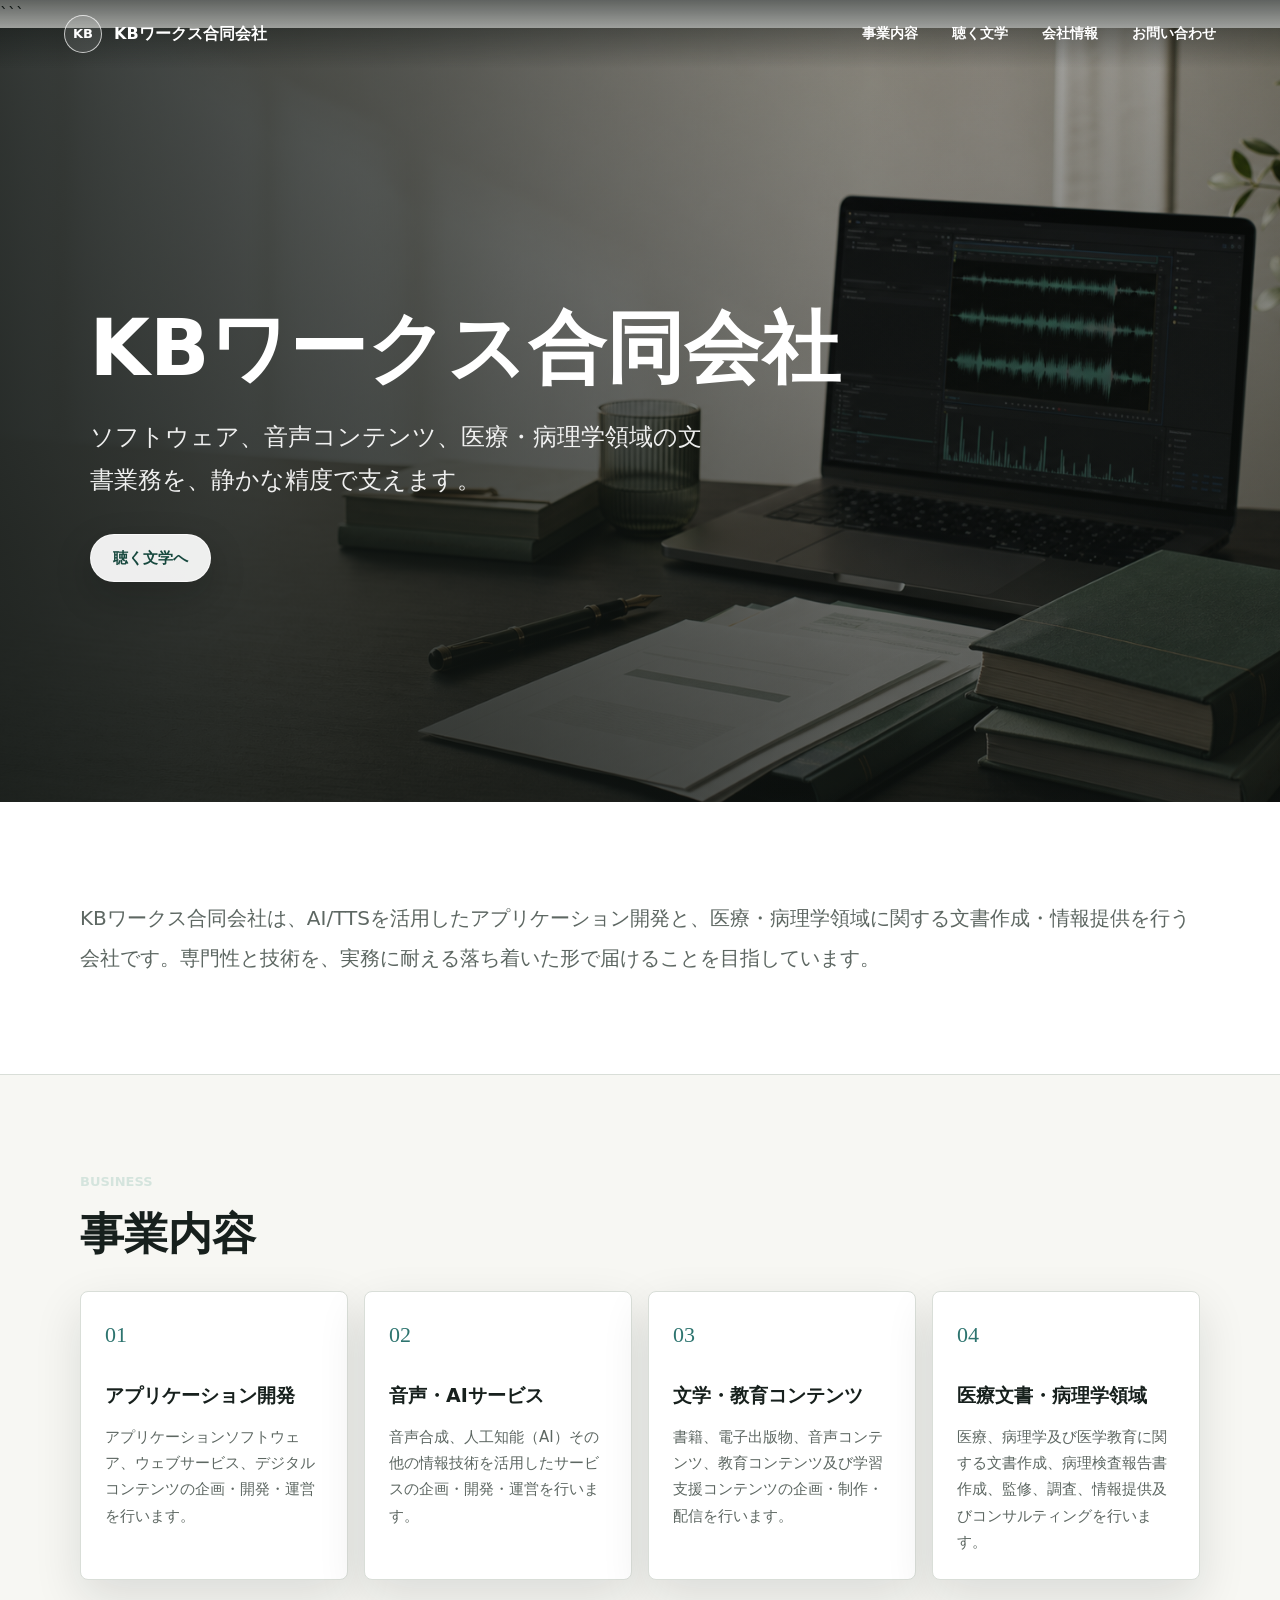
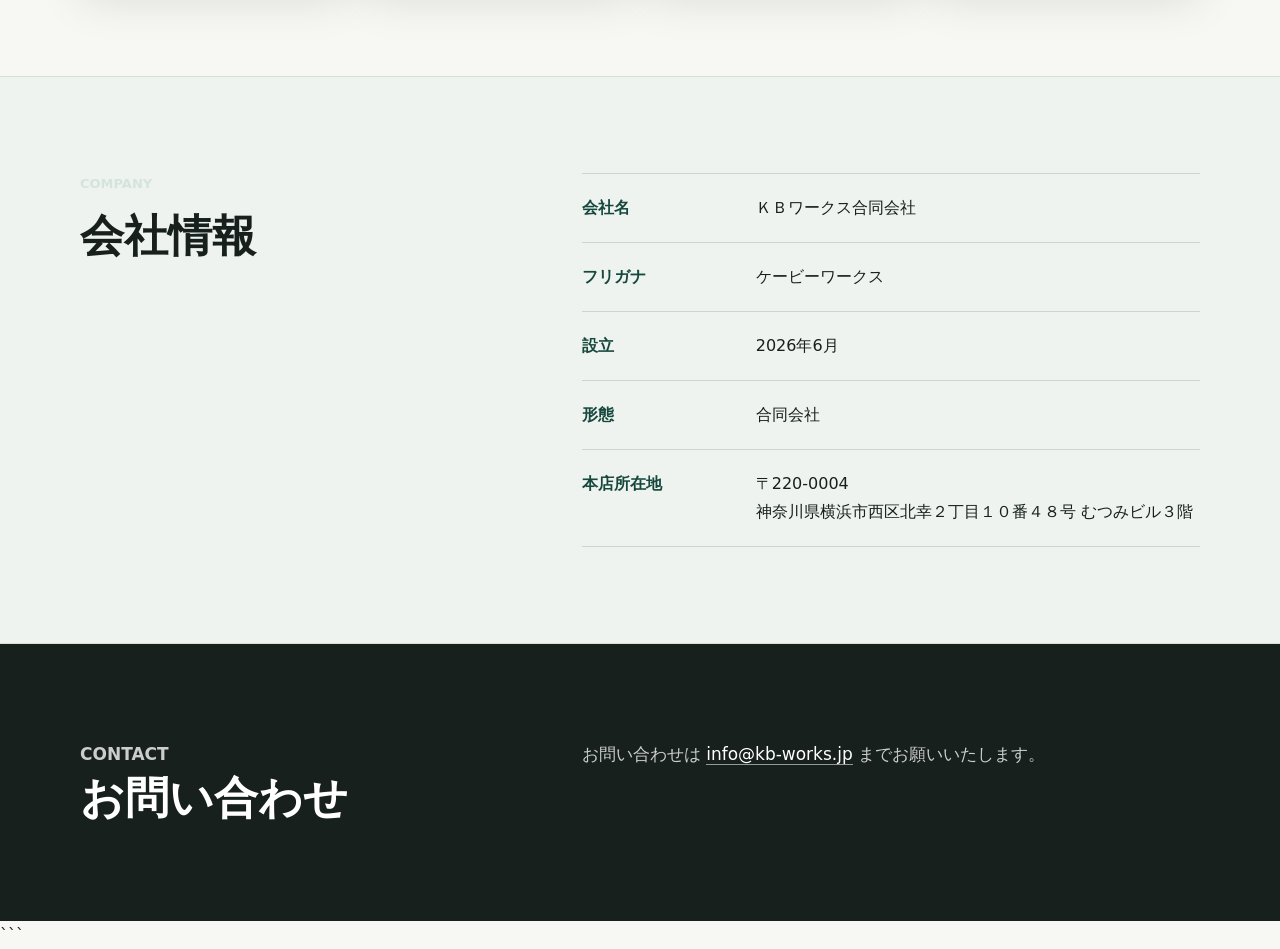
<file: index.html>
<!doctype html>

<html lang="ja">
  <head>
    <meta charset="utf-8">
    <meta name="viewport" content="width=device-width, initial-scale=1">
    <title>KBワークス合同会社</title>
    <meta
      name="description"
      content="KBワークス合同会社は、ソフトウェア開発、AI/TTSを活用した音声コンテンツ、医療・病理学領域の文書作成・情報提供を行う会社です。"
    >
    <link rel="stylesheet" href="./styles.css">
  </head>
  <body>
    <header class="site-header" aria-label="サイトヘッダー">
      <a class="brand" href="#top" aria-label="KBワークス合同会社">
        <span class="brand-mark" aria-hidden="true">KB</span>
        <span>KBワークス合同会社</span>
      </a>
      <nav class="site-nav" aria-label="主要ナビゲーション">
        <a href="#business">事業内容</a>
        <a href="https://kikubungaku.jp/" target="_blank" rel="noopener">聴く文学</a>
        <a href="#company">会社情報</a>
        <a href="#contact">お問い合わせ</a>
      </nav>
    </header>

```
<main id="top">
  <section class="hero" aria-labelledby="hero-title">
    <div class="hero-media" aria-hidden="true"></div>
    <div class="hero-overlay"></div>
    <div class="hero-content">
      <h1 id="hero-title">KBワークス<wbr>合同会社</h1>
      <p class="lead">
        ソフトウェア、音声コンテンツ、医療・病理学領域の文書業務を、静かな精度で支えます。
      </p>
      <div class="hero-actions">
        <a class="primary-link" href="https://kikubungaku.jp/" target="_blank" rel="noopener">
          聴く文学へ
        </a>
      </div>
    </div>
  </section>

  <section class="intro section-band" aria-label="概要">
    <div class="section-inner intro-copy">
      <p>
        KBワークス合同会社は、AI/TTSを活用したアプリケーション開発と、医療・病理学領域に関する文書作成・情報提供を行う会社です。専門性と技術を、実務に耐える落ち着いた形で届けることを目指しています。
      </p>
    </div>
  </section>

  <section id="business" class="section-band business" aria-labelledby="business-title">
    <div class="section-inner">
      <div class="section-heading">
        <p class="eyebrow">Business</p>
        <h2 id="business-title">事業内容</h2>
      </div>
      <div class="business-grid">
        <article class="business-item">
          <span class="item-index">01</span>
          <h3>アプリケーション開発</h3>
          <p>アプリケーションソフトウェア、ウェブサービス、デジタルコンテンツの企画・開発・運営を行います。</p>
        </article>
        <article class="business-item">
          <span class="item-index">02</span>
          <h3>音声・AIサービス</h3>
          <p>音声合成、人工知能（AI）その他の情報技術を活用したサービスの企画・開発・運営を行います。</p>
        </article>
        <article class="business-item">
          <span class="item-index">03</span>
          <h3>文学・教育コンテンツ</h3>
          <p>書籍、電子出版物、音声コンテンツ、教育コンテンツ及び学習支援コンテンツの企画・制作・配信を行います。</p>
        </article>
        <article class="business-item">
          <span class="item-index">04</span>
          <h3>医療文書・病理学領域</h3>
          <p>医療、病理学及び医学教育に関する文書作成、病理検査報告書作成、監修、調査、情報提供及びコンサルティングを行います。</p>
        </article>
      </div>
    </div>
  </section>

  <section id="company" class="section-band company" aria-labelledby="company-title">
    <div class="section-inner company-layout">
      <div class="section-heading">
        <p class="eyebrow">Company</p>
        <h2 id="company-title">会社情報</h2>
      </div>
      <dl class="company-list">
        <div>
          <dt>会社名</dt>
          <dd>ＫＢワークス合同会社</dd>
        </div>
        <div>
          <dt>フリガナ</dt>
          <dd>ケービーワークス</dd>
        </div>
        <div>
          <dt>設立</dt>
          <dd>2026年6月</dd>
        </div>
        <div>
          <dt>形態</dt>
          <dd>合同会社</dd>
        </div>
        <div>
          <dt>本店所在地</dt>
          <dd>〒220-0004<br>神奈川県横浜市西区北幸２丁目１０番４８号 むつみビル３階</dd>
        </div>
      </dl>
    </div>
  </section>

  <section id="contact" class="section-band contact" aria-labelledby="contact-title">
    <div class="section-inner contact-layout">
      <div>
        <p class="eyebrow">Contact</p>
        <h2 id="contact-title">お問い合わせ</h2>
      </div>
      <p>
        お問い合わせは <a href="mailto:info@kb-works.jp">info@kb-works.jp</a> までお願いいたします。
      </p>
    </div>
  </section>
</main>
```

  </body>
</html>
</file>
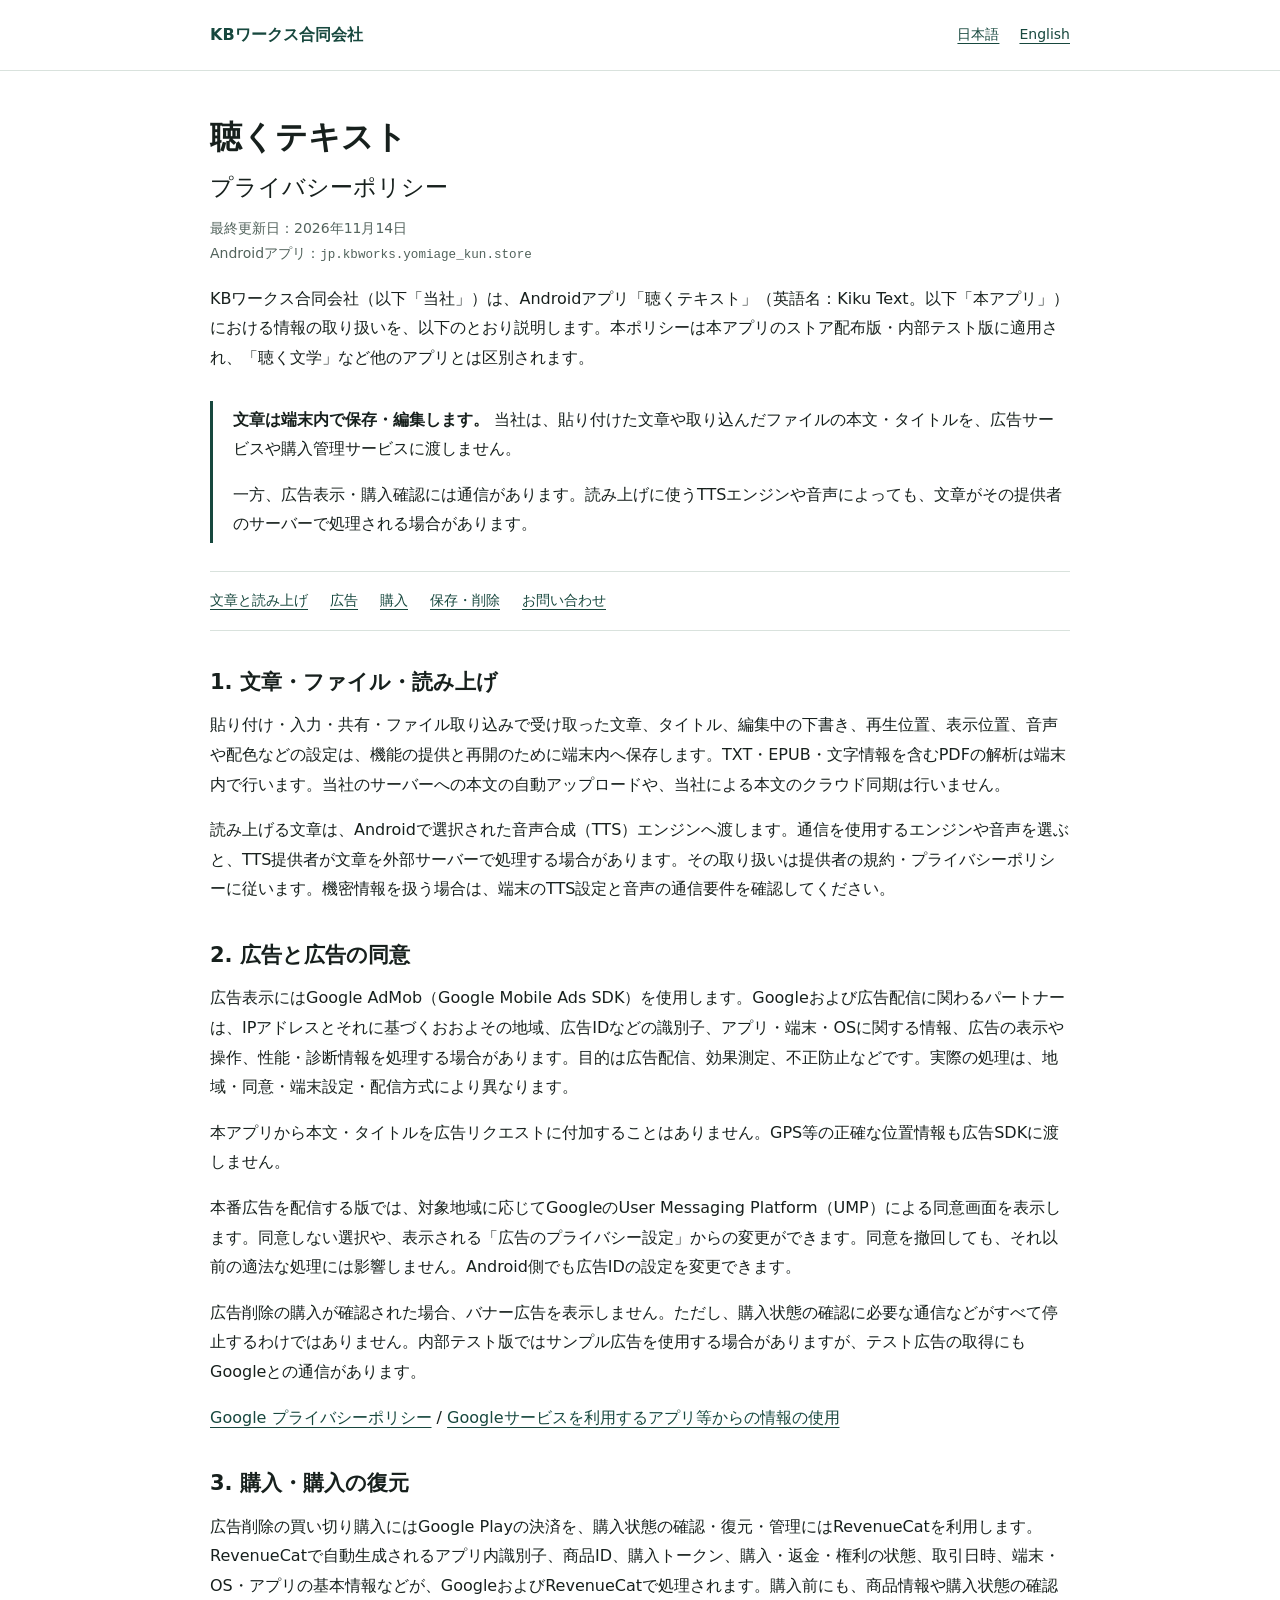
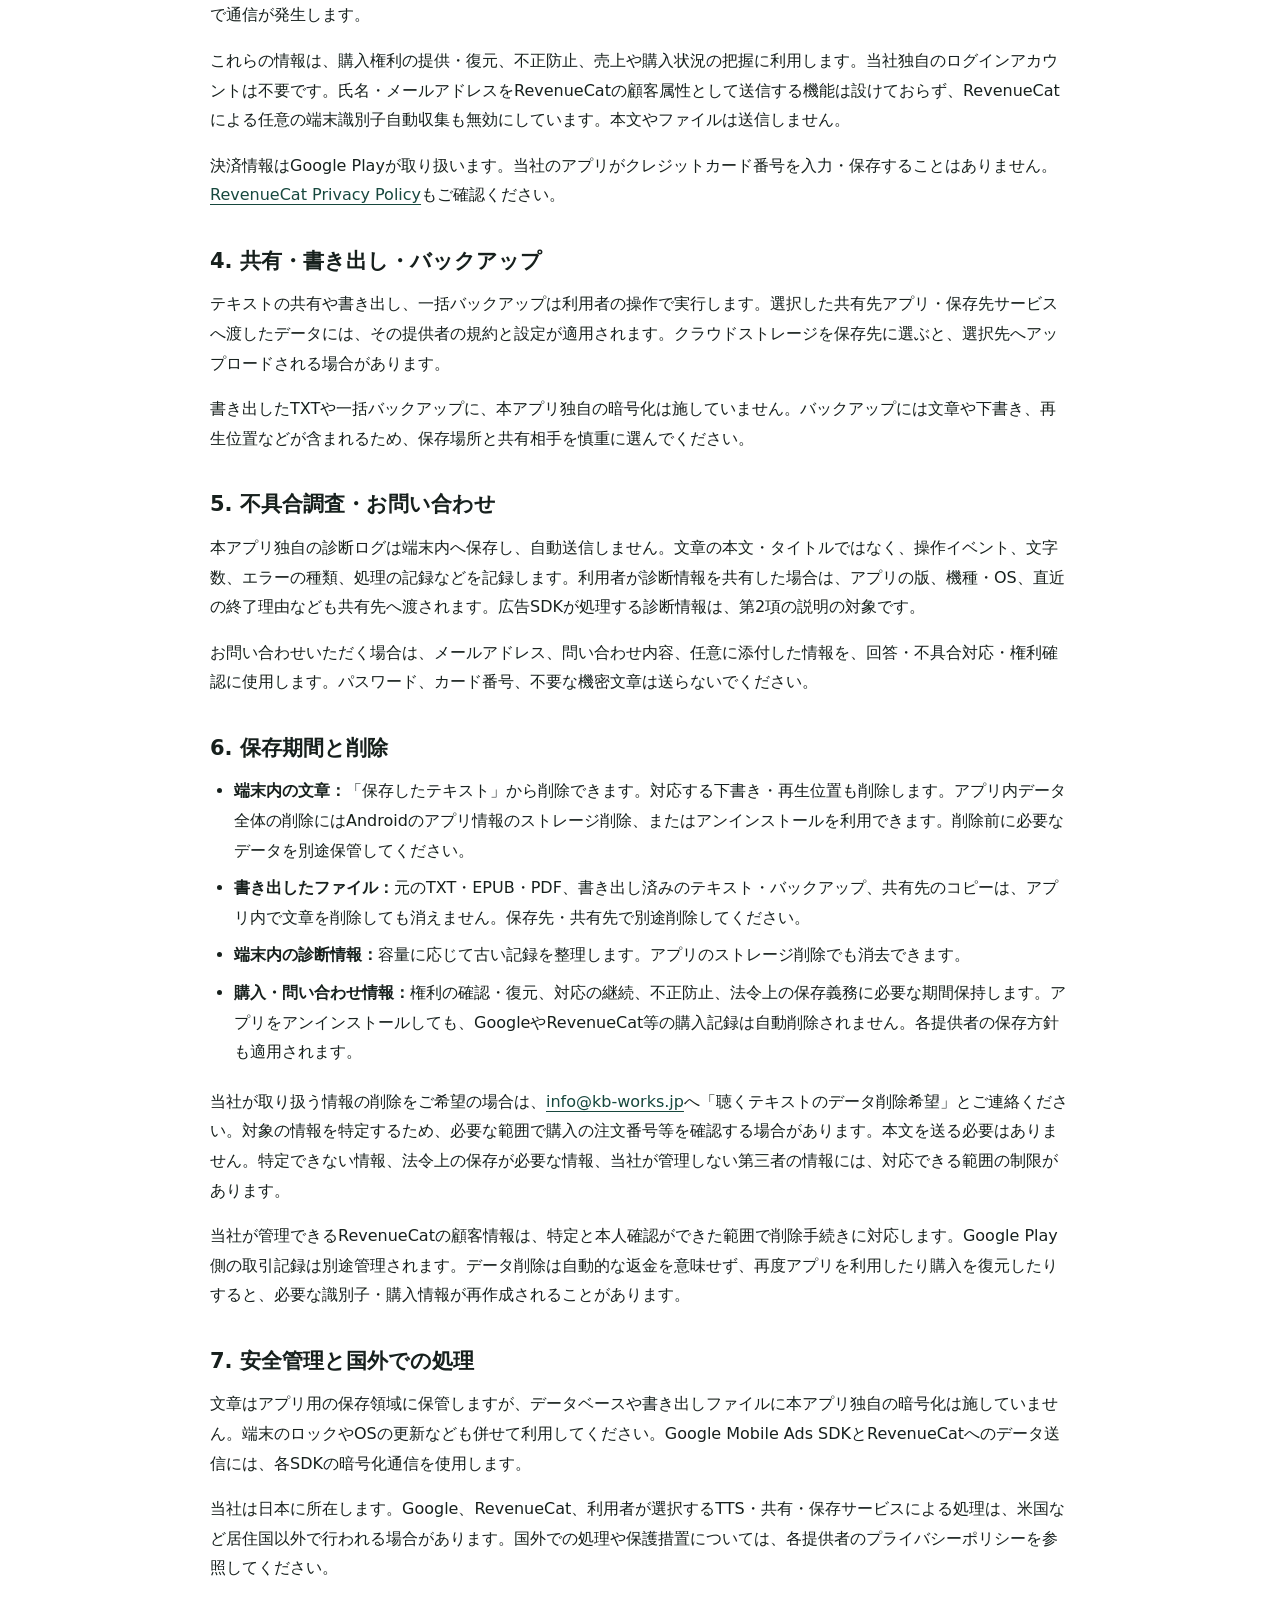
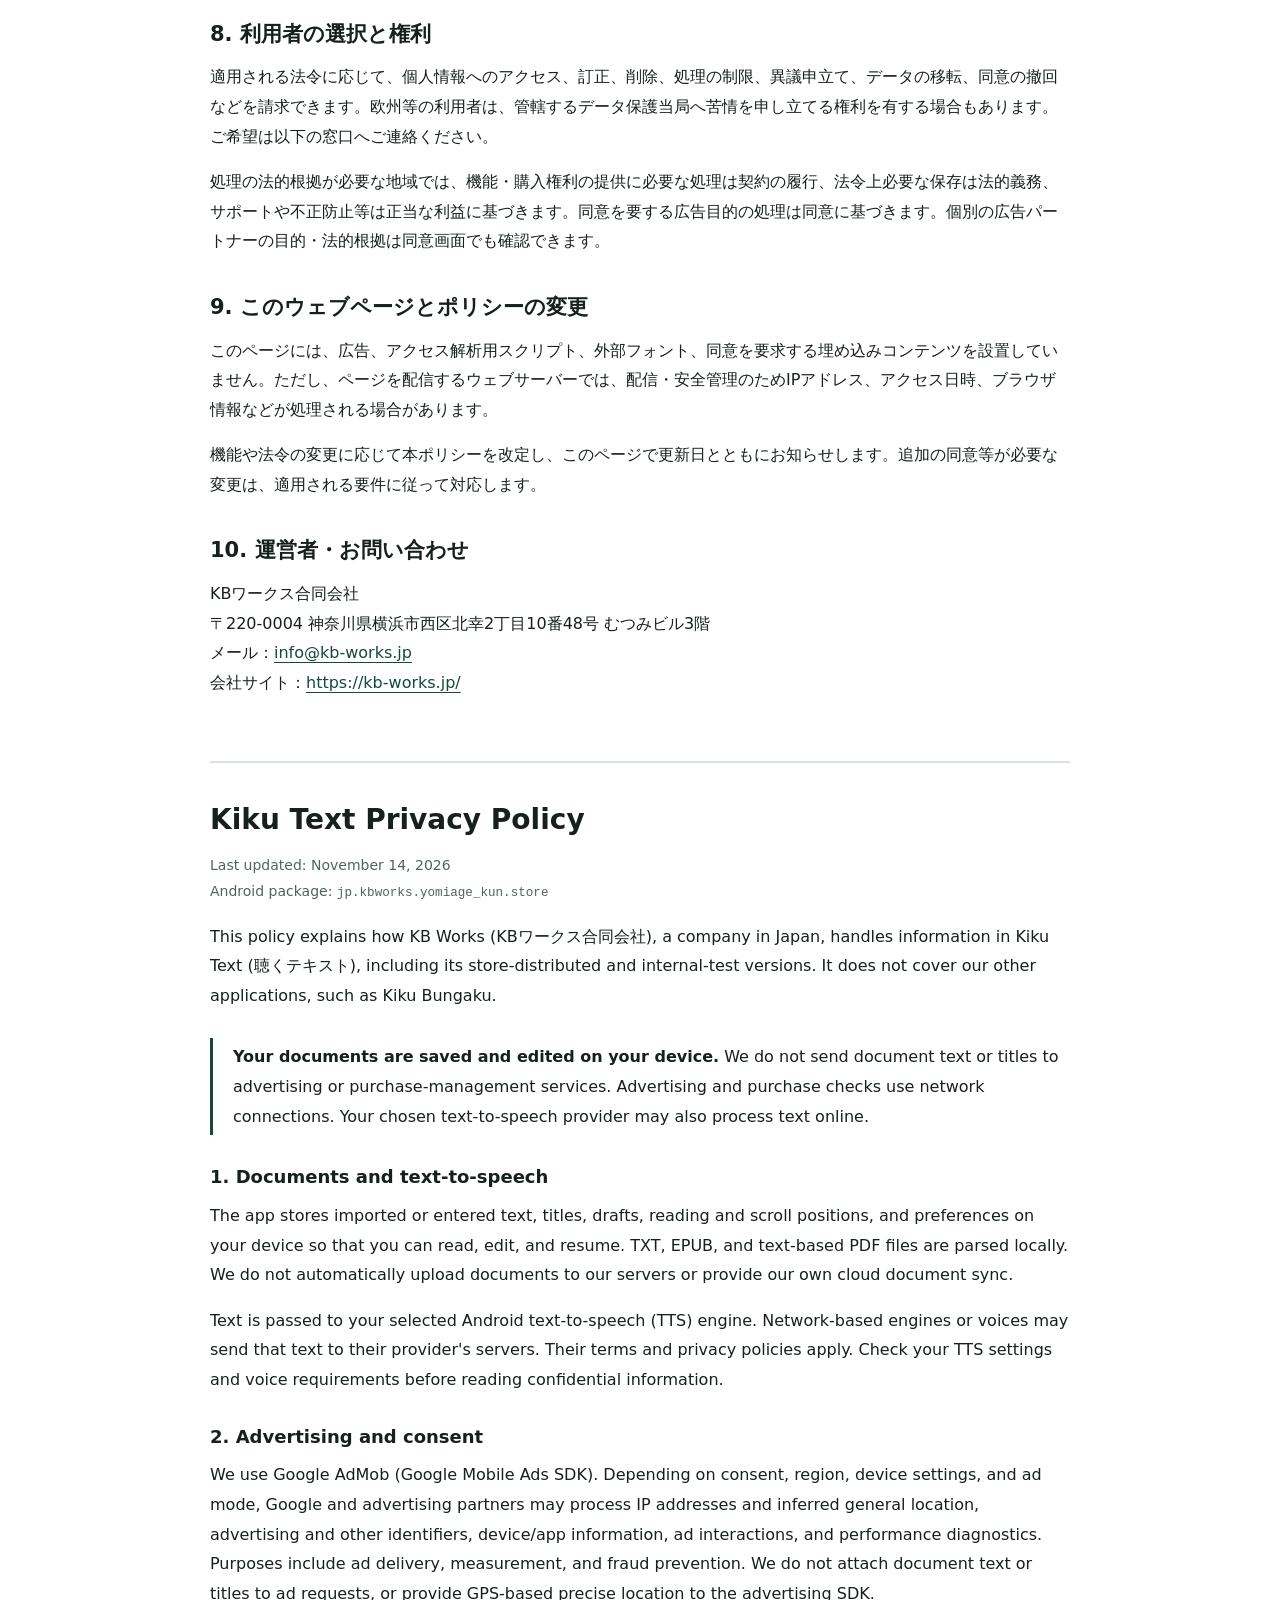
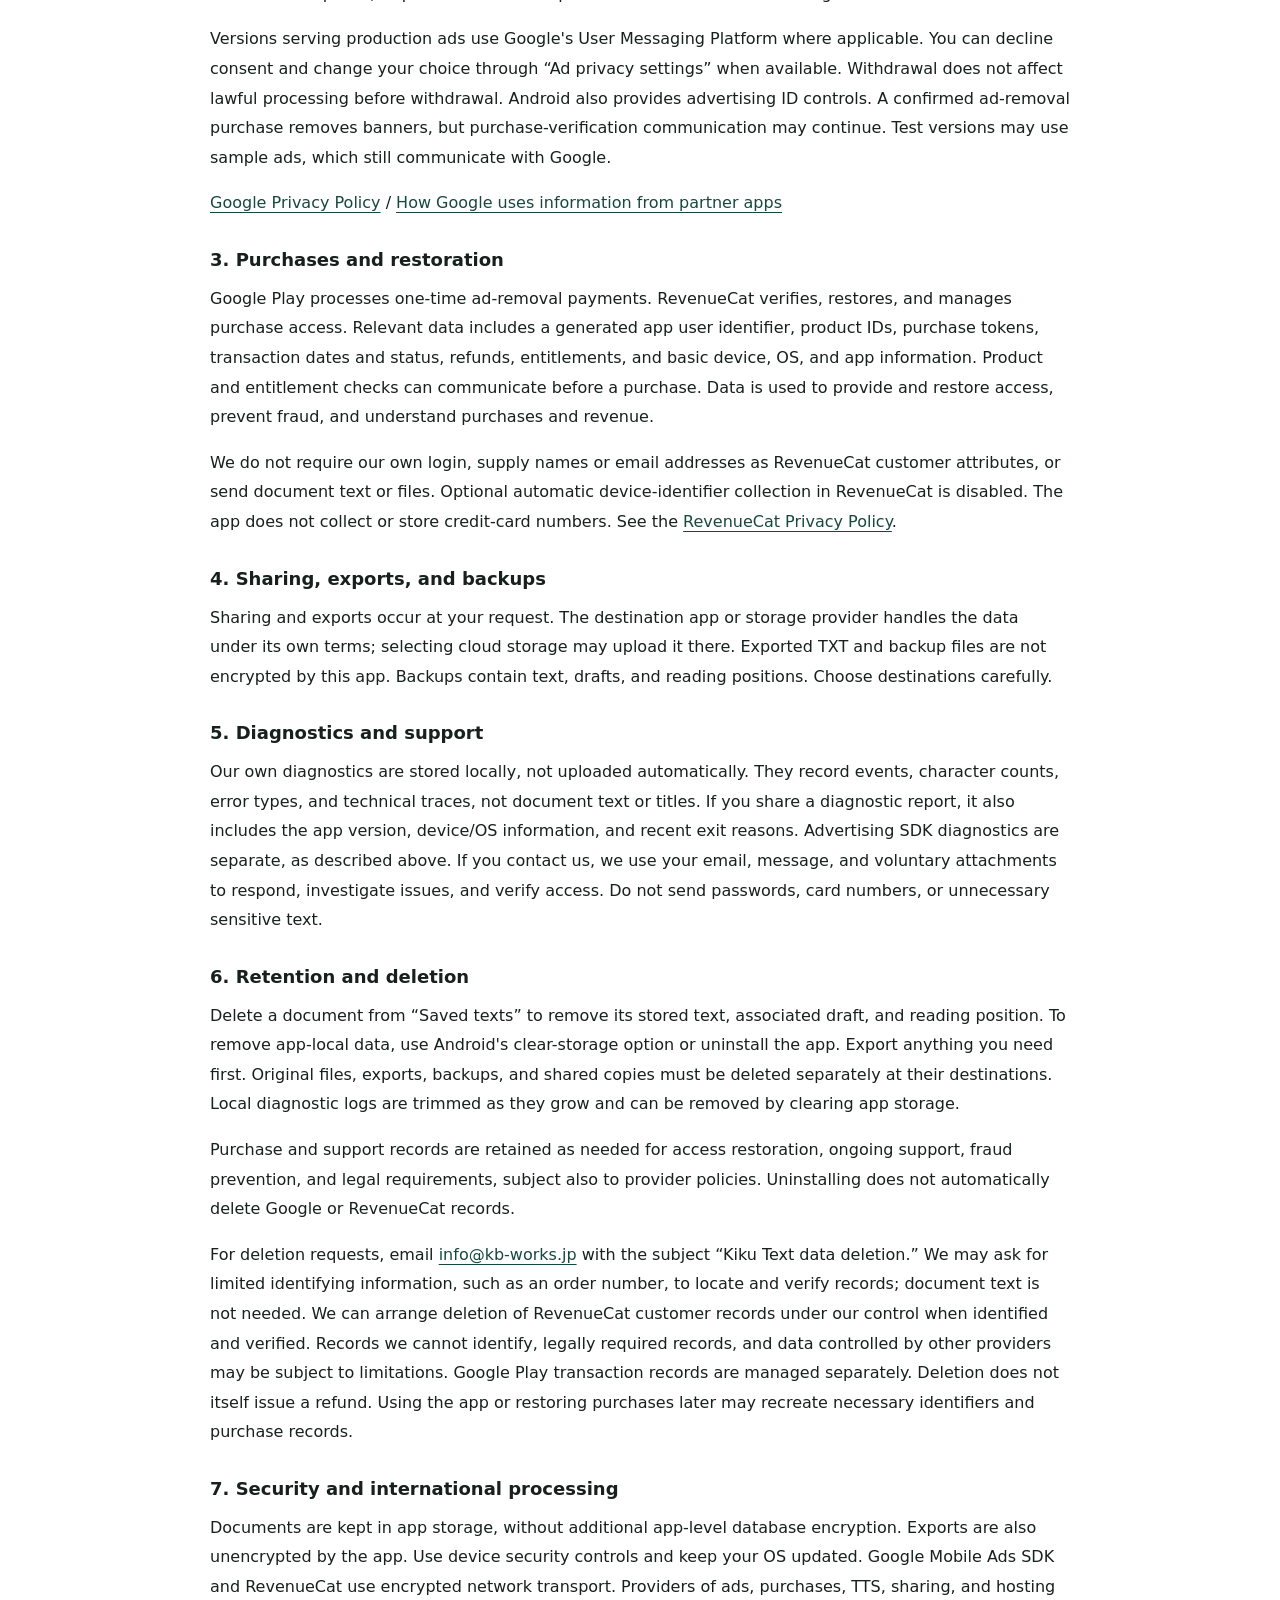
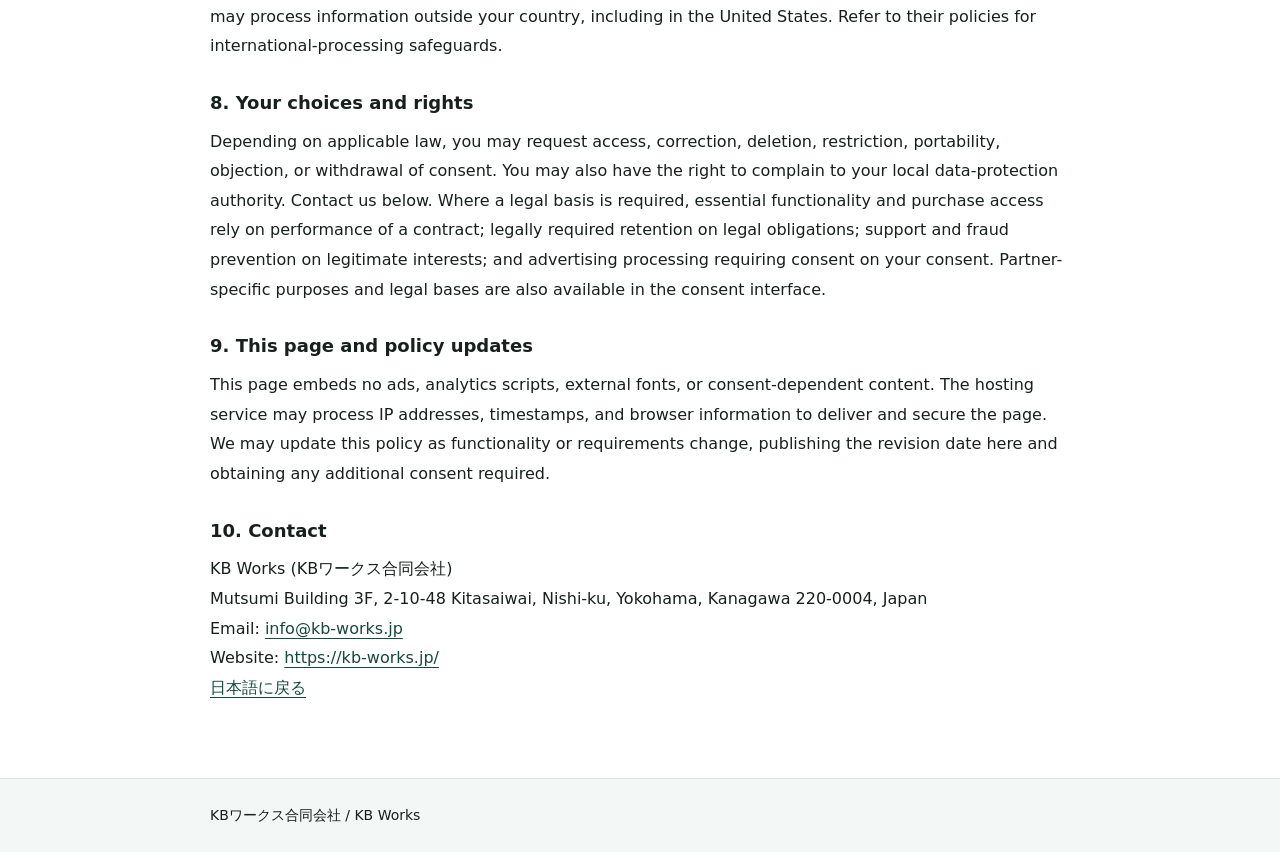
<file: privacy.html>
<!doctype html>
<html lang="ja">
<head>
  <meta charset="utf-8">
  <meta name="viewport" content="width=device-width, initial-scale=1">
  <meta name="description" content="KBワークス合同会社が提供するAndroidアプリ「聴くテキスト / Kiku Text」のプライバシーポリシー。文章、読み上げ、広告、購入情報の取り扱いについて。">
  <title>聴くテキスト | プライバシーポリシー | KBワークス合同会社</title>
  <style>
    :root { color-scheme: light; --ink: #17201d; --muted: #52635c; --line: #d9e2dd; --accent: #17483e; }
    * { box-sizing: border-box; }
    html { scroll-padding-top: 24px; }
    body { margin: 0; background: #fff; color: var(--ink); font-family: "Yu Gothic", "Hiragino Kaku Gothic ProN", Meiryo, system-ui, sans-serif; font-size: 16px; line-height: 1.85; letter-spacing: 0; }
    a { color: var(--accent); text-underline-offset: 4px; overflow-wrap: anywhere; }
    a:hover { text-decoration-thickness: 2px; }
    a:focus-visible { outline: 3px solid #b76523; outline-offset: 5px; }
    .wrap { width: min(100% - 40px, 860px); margin-inline: auto; }
    .site-header { border-bottom: 1px solid var(--line); }
    .header-inner { display: flex; align-items: center; justify-content: space-between; flex-wrap: wrap; gap: 12px 24px; padding-block: 20px; }
    .brand { font-size: 16px; font-weight: 700; text-decoration: none; }
    .languages { display: flex; flex-wrap: wrap; gap: 20px; font-size: 14px; }
    main { padding-block: 44px 60px; }
    h1 { margin: 0 0 12px; font-size: 32px; line-height: 1.4; }
    h1 span { display: block; margin-top: 12px; font-size: 23px; font-weight: 500; }
    h2 { margin: 36px 0 12px; font-size: 21px; line-height: 1.5; }
    h3 { margin: 28px 0 10px; font-size: 18px; line-height: 1.55; }
    p { margin: 0 0 16px; }
    ul, ol { margin: 0 0 20px; padding-left: 1.5em; }
    li + li { margin-top: 8px; }
    p, li, h1, h2, h3, address { overflow-wrap: anywhere; }
    .meta { color: var(--muted); font-size: 14px; }
    code { font-size: 0.9em; overflow-wrap: anywhere; }
    .summary { border-left: 3px solid var(--accent); padding: 4px 0 4px 20px; margin-block: 28px; }
    .summary p:last-child { margin-bottom: 0; }
    .contents { display: flex; flex-wrap: wrap; gap: 10px 22px; border-block: 1px solid var(--line); padding-block: 16px; font-size: 14px; }
    article + article { border-top: 2px solid var(--line); margin-top: 64px; padding-top: 36px; }
    .english-title { margin-top: 0; font-size: 28px; }
    address { font-style: normal; }
    footer { border-top: 1px solid var(--line); background: #f3f7f5; padding-block: 24px; font-size: 14px; }
    footer p { margin: 0; }
    @media (max-width: 480px) { main { padding-top: 28px; } h1 { font-size: 28px; } h1 span { font-size: 21px; } h2 { font-size: 20px; } }
    @media print { .languages, .contents { display: none; } .wrap { width: 100%; } main { padding: 0; } body { font-size: 11pt; } h2, h3 { break-after: avoid; } }
  </style>
</head>
<body>
  <header class="site-header">
    <div class="wrap header-inner">
      <a class="brand" href="https://kb-works.jp/">KBワークス合同会社</a>
      <nav class="languages" aria-label="Language / 言語">
        <a href="#ja" lang="ja">日本語</a>
        <a href="#en" lang="en">English</a>
      </nav>
    </div>
  </header>
  <main class="wrap">
    <article id="ja" lang="ja" aria-labelledby="title-ja">
      <h1 id="title-ja">聴くテキスト<span>プライバシーポリシー</span></h1>
      <p class="meta">最終更新日：2026年11月14日<br>Androidアプリ：<code>jp.kbworks.yomiage_kun.store</code></p>
      <p>KBワークス合同会社（以下「当社」）は、Androidアプリ「聴くテキスト」（英語名：Kiku Text。以下「本アプリ」）における情報の取り扱いを、以下のとおり説明します。本ポリシーは本アプリのストア配布版・内部テスト版に適用され、「聴く文学」など他のアプリとは区別されます。</p>
      <div class="summary">
        <p><strong>文章は端末内で保存・編集します。</strong> 当社は、貼り付けた文章や取り込んだファイルの本文・タイトルを、広告サービスや購入管理サービスに渡しません。</p>
        <p>一方、広告表示・購入確認には通信があります。読み上げに使うTTSエンジンや音声によっても、文章がその提供者のサーバーで処理される場合があります。</p>
      </div>
      <nav class="contents" aria-label="プライバシーポリシーの目次">
        <a href="#ja-text">文章と読み上げ</a><a href="#ja-ads">広告</a><a href="#ja-purchases">購入</a><a href="#ja-deletion">保存・削除</a><a href="#ja-contact">お問い合わせ</a>
      </nav>
      <section id="ja-text">
        <h2>1. 文章・ファイル・読み上げ</h2>
        <p>貼り付け・入力・共有・ファイル取り込みで受け取った文章、タイトル、編集中の下書き、再生位置、表示位置、音声や配色などの設定は、機能の提供と再開のために端末内へ保存します。TXT・EPUB・文字情報を含むPDFの解析は端末内で行います。当社のサーバーへの本文の自動アップロードや、当社による本文のクラウド同期は行いません。</p>
        <p>読み上げる文章は、Androidで選択された音声合成（TTS）エンジンへ渡します。通信を使用するエンジンや音声を選ぶと、TTS提供者が文章を外部サーバーで処理する場合があります。その取り扱いは提供者の規約・プライバシーポリシーに従います。機密情報を扱う場合は、端末のTTS設定と音声の通信要件を確認してください。</p>
      </section>
      <section id="ja-ads">
        <h2>2. 広告と広告の同意</h2>
        <p>広告表示にはGoogle AdMob（Google Mobile Ads SDK）を使用します。Googleおよび広告配信に関わるパートナーは、IPアドレスとそれに基づくおおよその地域、広告IDなどの識別子、アプリ・端末・OSに関する情報、広告の表示や操作、性能・診断情報を処理する場合があります。目的は広告配信、効果測定、不正防止などです。実際の処理は、地域・同意・端末設定・配信方式により異なります。</p>
        <p>本アプリから本文・タイトルを広告リクエストに付加することはありません。GPS等の正確な位置情報も広告SDKに渡しません。</p>
        <p>本番広告を配信する版では、対象地域に応じてGoogleのUser Messaging Platform（UMP）による同意画面を表示します。同意しない選択や、表示される「広告のプライバシー設定」からの変更ができます。同意を撤回しても、それ以前の適法な処理には影響しません。Android側でも広告IDの設定を変更できます。</p>
        <p>広告削除の購入が確認された場合、バナー広告を表示しません。ただし、購入状態の確認に必要な通信などがすべて停止するわけではありません。内部テスト版ではサンプル広告を使用する場合がありますが、テスト広告の取得にもGoogleとの通信があります。</p>
        <p><a href="https://policies.google.com/privacy?hl=ja">Google プライバシーポリシー</a> / <a href="https://policies.google.com/technologies/partner-sites?hl=ja">Googleサービスを利用するアプリ等からの情報の使用</a></p>
      </section>
      <section id="ja-purchases">
        <h2>3. 購入・購入の復元</h2>
        <p>広告削除の買い切り購入にはGoogle Playの決済を、購入状態の確認・復元・管理にはRevenueCatを利用します。RevenueCatで自動生成されるアプリ内識別子、商品ID、購入トークン、購入・返金・権利の状態、取引日時、端末・OS・アプリの基本情報などが、GoogleおよびRevenueCatで処理されます。購入前にも、商品情報や購入状態の確認で通信が発生します。</p>
        <p>これらの情報は、購入権利の提供・復元、不正防止、売上や購入状況の把握に利用します。当社独自のログインアカウントは不要です。氏名・メールアドレスをRevenueCatの顧客属性として送信する機能は設けておらず、RevenueCatによる任意の端末識別子自動収集も無効にしています。本文やファイルは送信しません。</p>
        <p>決済情報はGoogle Playが取り扱います。当社のアプリがクレジットカード番号を入力・保存することはありません。<a href="https://www.revenuecat.com/privacy-policy">RevenueCat Privacy Policy</a>もご確認ください。</p>
      </section>
      <section>
        <h2>4. 共有・書き出し・バックアップ</h2>
        <p>テキストの共有や書き出し、一括バックアップは利用者の操作で実行します。選択した共有先アプリ・保存先サービスへ渡したデータには、その提供者の規約と設定が適用されます。クラウドストレージを保存先に選ぶと、選択先へアップロードされる場合があります。</p>
        <p>書き出したTXTや一括バックアップに、本アプリ独自の暗号化は施していません。バックアップには文章や下書き、再生位置などが含まれるため、保存場所と共有相手を慎重に選んでください。</p>
      </section>
      <section>
        <h2>5. 不具合調査・お問い合わせ</h2>
        <p>本アプリ独自の診断ログは端末内へ保存し、自動送信しません。文章の本文・タイトルではなく、操作イベント、文字数、エラーの種類、処理の記録などを記録します。利用者が診断情報を共有した場合は、アプリの版、機種・OS、直近の終了理由なども共有先へ渡されます。広告SDKが処理する診断情報は、第2項の説明の対象です。</p>
        <p>お問い合わせいただく場合は、メールアドレス、問い合わせ内容、任意に添付した情報を、回答・不具合対応・権利確認に使用します。パスワード、カード番号、不要な機密文章は送らないでください。</p>
      </section>
      <section id="ja-deletion">
        <h2>6. 保存期間と削除</h2>
        <ul>
          <li><strong>端末内の文章：</strong>「保存したテキスト」から削除できます。対応する下書き・再生位置も削除します。アプリ内データ全体の削除にはAndroidのアプリ情報のストレージ削除、またはアンインストールを利用できます。削除前に必要なデータを別途保管してください。</li>
          <li><strong>書き出したファイル：</strong>元のTXT・EPUB・PDF、書き出し済みのテキスト・バックアップ、共有先のコピーは、アプリ内で文章を削除しても消えません。保存先・共有先で別途削除してください。</li>
          <li><strong>端末内の診断情報：</strong>容量に応じて古い記録を整理します。アプリのストレージ削除でも消去できます。</li>
          <li><strong>購入・問い合わせ情報：</strong>権利の確認・復元、対応の継続、不正防止、法令上の保存義務に必要な期間保持します。アプリをアンインストールしても、GoogleやRevenueCat等の購入記録は自動削除されません。各提供者の保存方針も適用されます。</li>
        </ul>
        <p>当社が取り扱う情報の削除をご希望の場合は、<a href="mailto:info@kb-works.jp?subject=Kiku%20Text%20data%20deletion">info@kb-works.jp</a>へ「聴くテキストのデータ削除希望」とご連絡ください。対象の情報を特定するため、必要な範囲で購入の注文番号等を確認する場合があります。本文を送る必要はありません。特定できない情報、法令上の保存が必要な情報、当社が管理しない第三者の情報には、対応できる範囲の制限があります。</p>
        <p>当社が管理できるRevenueCatの顧客情報は、特定と本人確認ができた範囲で削除手続きに対応します。Google Play側の取引記録は別途管理されます。データ削除は自動的な返金を意味せず、再度アプリを利用したり購入を復元したりすると、必要な識別子・購入情報が再作成されることがあります。</p>
      </section>
      <section>
        <h2>7. 安全管理と国外での処理</h2>
        <p>文章はアプリ用の保存領域に保管しますが、データベースや書き出しファイルに本アプリ独自の暗号化は施していません。端末のロックやOSの更新なども併せて利用してください。Google Mobile Ads SDKとRevenueCatへのデータ送信には、各SDKの暗号化通信を使用します。</p>
        <p>当社は日本に所在します。Google、RevenueCat、利用者が選択するTTS・共有・保存サービスによる処理は、米国など居住国以外で行われる場合があります。国外での処理や保護措置については、各提供者のプライバシーポリシーを参照してください。</p>
      </section>
      <section>
        <h2>8. 利用者の選択と権利</h2>
        <p>適用される法令に応じて、個人情報へのアクセス、訂正、削除、処理の制限、異議申立て、データの移転、同意の撤回などを請求できます。欧州等の利用者は、管轄するデータ保護当局へ苦情を申し立てる権利を有する場合もあります。ご希望は以下の窓口へご連絡ください。</p>
        <p>処理の法的根拠が必要な地域では、機能・購入権利の提供に必要な処理は契約の履行、法令上必要な保存は法的義務、サポートや不正防止等は正当な利益に基づきます。同意を要する広告目的の処理は同意に基づきます。個別の広告パートナーの目的・法的根拠は同意画面でも確認できます。</p>
      </section>
      <section>
        <h2>9. このウェブページとポリシーの変更</h2>
        <p>このページには、広告、アクセス解析用スクリプト、外部フォント、同意を要求する埋め込みコンテンツを設置していません。ただし、ページを配信するウェブサーバーでは、配信・安全管理のためIPアドレス、アクセス日時、ブラウザ情報などが処理される場合があります。</p>
        <p>機能や法令の変更に応じて本ポリシーを改定し、このページで更新日とともにお知らせします。追加の同意等が必要な変更は、適用される要件に従って対応します。</p>
      </section>
      <section id="ja-contact">
        <h2>10. 運営者・お問い合わせ</h2>
        <address>KBワークス合同会社<br>〒220-0004 神奈川県横浜市西区北幸2丁目10番48号 むつみビル3階<br>メール：<a href="mailto:info@kb-works.jp">info@kb-works.jp</a><br>会社サイト：<a href="https://kb-works.jp/">https://kb-works.jp/</a></address>
      </section>
    </article>
    <article id="en" lang="en" aria-labelledby="title-en">
      <h2 class="english-title" id="title-en">Kiku Text Privacy Policy</h2>
      <p class="meta">Last updated: November 14, 2026<br>Android package: <code>jp.kbworks.yomiage_kun.store</code></p>
      <p>This policy explains how KB Works (KBワークス合同会社), a company in Japan, handles information in Kiku Text (聴くテキスト), including its store-distributed and internal-test versions. It does not cover our other applications, such as Kiku Bungaku.</p>
      <div class="summary"><p><strong>Your documents are saved and edited on your device.</strong> We do not send document text or titles to advertising or purchase-management services. Advertising and purchase checks use network connections. Your chosen text-to-speech provider may also process text online.</p></div>
      <h3>1. Documents and text-to-speech</h3>
      <p>The app stores imported or entered text, titles, drafts, reading and scroll positions, and preferences on your device so that you can read, edit, and resume. TXT, EPUB, and text-based PDF files are parsed locally. We do not automatically upload documents to our servers or provide our own cloud document sync.</p>
      <p>Text is passed to your selected Android text-to-speech (TTS) engine. Network-based engines or voices may send that text to their provider's servers. Their terms and privacy policies apply. Check your TTS settings and voice requirements before reading confidential information.</p>
      <h3>2. Advertising and consent</h3>
      <p>We use Google AdMob (Google Mobile Ads SDK). Depending on consent, region, device settings, and ad mode, Google and advertising partners may process IP addresses and inferred general location, advertising and other identifiers, device/app information, ad interactions, and performance diagnostics. Purposes include ad delivery, measurement, and fraud prevention. We do not attach document text or titles to ad requests, or provide GPS-based precise location to the advertising SDK.</p>
      <p>Versions serving production ads use Google's User Messaging Platform where applicable. You can decline consent and change your choice through “Ad privacy settings” when available. Withdrawal does not affect lawful processing before withdrawal. Android also provides advertising ID controls. A confirmed ad-removal purchase removes banners, but purchase-verification communication may continue. Test versions may use sample ads, which still communicate with Google.</p>
      <p><a href="https://policies.google.com/privacy">Google Privacy Policy</a> / <a href="https://policies.google.com/technologies/partner-sites">How Google uses information from partner apps</a></p>
      <h3>3. Purchases and restoration</h3>
      <p>Google Play processes one-time ad-removal payments. RevenueCat verifies, restores, and manages purchase access. Relevant data includes a generated app user identifier, product IDs, purchase tokens, transaction dates and status, refunds, entitlements, and basic device, OS, and app information. Product and entitlement checks can communicate before a purchase. Data is used to provide and restore access, prevent fraud, and understand purchases and revenue.</p>
      <p>We do not require our own login, supply names or email addresses as RevenueCat customer attributes, or send document text or files. Optional automatic device-identifier collection in RevenueCat is disabled. The app does not collect or store credit-card numbers. See the <a href="https://www.revenuecat.com/privacy-policy">RevenueCat Privacy Policy</a>.</p>
      <h3>4. Sharing, exports, and backups</h3>
      <p>Sharing and exports occur at your request. The destination app or storage provider handles the data under its own terms; selecting cloud storage may upload it there. Exported TXT and backup files are not encrypted by this app. Backups contain text, drafts, and reading positions. Choose destinations carefully.</p>
      <h3>5. Diagnostics and support</h3>
      <p>Our own diagnostics are stored locally, not uploaded automatically. They record events, character counts, error types, and technical traces, not document text or titles. If you share a diagnostic report, it also includes the app version, device/OS information, and recent exit reasons. Advertising SDK diagnostics are separate, as described above. If you contact us, we use your email, message, and voluntary attachments to respond, investigate issues, and verify access. Do not send passwords, card numbers, or unnecessary sensitive text.</p>
      <h3>6. Retention and deletion</h3>
      <p>Delete a document from “Saved texts” to remove its stored text, associated draft, and reading position. To remove app-local data, use Android's clear-storage option or uninstall the app. Export anything you need first. Original files, exports, backups, and shared copies must be deleted separately at their destinations. Local diagnostic logs are trimmed as they grow and can be removed by clearing app storage.</p>
      <p>Purchase and support records are retained as needed for access restoration, ongoing support, fraud prevention, and legal requirements, subject also to provider policies. Uninstalling does not automatically delete Google or RevenueCat records.</p>
      <p>For deletion requests, email <a href="mailto:info@kb-works.jp?subject=Kiku%20Text%20data%20deletion">info@kb-works.jp</a> with the subject “Kiku Text data deletion.” We may ask for limited identifying information, such as an order number, to locate and verify records; document text is not needed. We can arrange deletion of RevenueCat customer records under our control when identified and verified. Records we cannot identify, legally required records, and data controlled by other providers may be subject to limitations. Google Play transaction records are managed separately. Deletion does not itself issue a refund. Using the app or restoring purchases later may recreate necessary identifiers and purchase records.</p>
      <h3>7. Security and international processing</h3>
      <p>Documents are kept in app storage, without additional app-level database encryption. Exports are also unencrypted by the app. Use device security controls and keep your OS updated. Google Mobile Ads SDK and RevenueCat use encrypted network transport. Providers of ads, purchases, TTS, sharing, and hosting may process information outside your country, including in the United States. Refer to their policies for international-processing safeguards.</p>
      <h3>8. Your choices and rights</h3>
      <p>Depending on applicable law, you may request access, correction, deletion, restriction, portability, objection, or withdrawal of consent. You may also have the right to complain to your local data-protection authority. Contact us below. Where a legal basis is required, essential functionality and purchase access rely on performance of a contract; legally required retention on legal obligations; support and fraud prevention on legitimate interests; and advertising processing requiring consent on your consent. Partner-specific purposes and legal bases are also available in the consent interface.</p>
      <h3>9. This page and policy updates</h3>
      <p>This page embeds no ads, analytics scripts, external fonts, or consent-dependent content. The hosting service may process IP addresses, timestamps, and browser information to deliver and secure the page. We may update this policy as functionality or requirements change, publishing the revision date here and obtaining any additional consent required.</p>
      <h3>10. Contact</h3>
      <address>KB Works (KBワークス合同会社)<br>Mutsumi Building 3F, 2-10-48 Kitasaiwai, Nishi-ku, Yokohama, Kanagawa 220-0004, Japan<br>Email: <a href="mailto:info@kb-works.jp">info@kb-works.jp</a><br>Website: <a href="https://kb-works.jp/">https://kb-works.jp/</a></address>
      <p><a href="#ja" lang="ja">日本語に戻る</a></p>
    </article>
  </main>
  <footer><div class="wrap"><p>KBワークス合同会社 / KB Works</p></div></footer>
</body>
</html>
</file>
<file: styles.css>
:root {
  --ink: #17201d;
  --muted: #5d6762;
  --line: #d9ded8;
  --paper: #f7f7f3;
  --white: #ffffff;
  --green: #17483e;
  --teal: #2d746f;
  --brass: #9a7a38;
  --clay: #a65b45;
  --shadow: 0 18px 48px rgba(19, 26, 22, 0.12);
}

* {
  box-sizing: border-box;
}

html {
  scroll-behavior: smooth;
}

body {
  margin: 0;
  color: var(--ink);
  font-family:
    "Yu Gothic",
    "Hiragino Kaku Gothic ProN",
    Meiryo,
    system-ui,
    sans-serif;
  background: var(--paper);
  line-height: 1.75;
}

a {
  color: inherit;
  text-decoration: none;
}

.site-header {
  position: fixed;
  top: 0;
  left: 0;
  z-index: 10;
  display: flex;
  width: 100%;
  min-height: 68px;
  align-items: center;
  justify-content: space-between;
  gap: 24px;
  padding: 14px clamp(20px, 5vw, 72px);
  color: var(--white);
  background: linear-gradient(180deg, rgba(10, 15, 13, 0.64), rgba(10, 15, 13, 0));
}

.brand {
  display: inline-flex;
  align-items: center;
  gap: 12px;
  min-width: 0;
  font-weight: 700;
  letter-spacing: 0;
}

.brand-mark {
  display: inline-grid;
  width: 38px;
  height: 38px;
  flex: 0 0 38px;
  place-items: center;
  border: 1px solid rgba(255, 255, 255, 0.72);
  border-radius: 50%;
  background: rgba(255, 255, 255, 0.1);
  font-size: 13px;
}

.site-nav {
  display: flex;
  align-items: center;
  gap: clamp(14px, 3vw, 34px);
  font-size: 14px;
  font-weight: 700;
}

.site-nav a {
  border-bottom: 1px solid transparent;
  padding-block: 4px;
}

.site-nav a:hover {
  border-color: currentColor;
}

.hero {
  position: relative;
  display: grid;
  min-height: 86vh;
  align-items: center;
  overflow: hidden;
  color: var(--white);
}

.hero-media,
.hero-overlay {
  position: absolute;
  inset: 0;
}

.hero-media {
  background-image: url("./assets/hero-workspace.png");
  background-position: center;
  background-size: cover;
  transform: scale(1.01);
}

.hero-overlay {
  background:
    linear-gradient(90deg, rgba(16, 21, 18, 0.82) 0%, rgba(16, 21, 18, 0.58) 32%, rgba(16, 21, 18, 0.18) 68%),
    linear-gradient(180deg, rgba(16, 21, 18, 0.2), rgba(16, 21, 18, 0.62));
}

.hero-content {
  position: relative;
  z-index: 1;
  width: min(880px, calc(100% - 40px));
  margin-inline: clamp(20px, 7vw, 96px);
  padding-top: 58px;
}

.status,
.eyebrow {
  margin: 0 0 12px;
  color: #d4e4dd;
  font-size: 13px;
  font-weight: 700;
  letter-spacing: 0;
  text-transform: uppercase;
}

h1,
h2,
h3,
p {
  overflow-wrap: anywhere;
}

h1 {
  margin: 0;
  max-width: 860px;
  font-size: clamp(42px, 6.4vw, 78px);
  line-height: 1.08;
  letter-spacing: 0;
}

.lead {
  max-width: 620px;
  margin: 26px 0 0;
  color: rgba(255, 255, 255, 0.92);
  font-size: clamp(17px, 2.1vw, 24px);
  line-height: 1.8;
}

.hero-actions {
  display: flex;
  flex-wrap: wrap;
  gap: 12px;
  margin-top: 32px;
}

.primary-link {
  display: inline-flex;
  min-height: 48px;
  align-items: center;
  justify-content: center;
  border: 1px solid rgba(255, 255, 255, 0.68);
  border-radius: 999px;
  padding: 0 22px;
  background: rgba(255, 255, 255, 0.92);
  color: var(--green);
  font-size: 15px;
  font-weight: 700;
  line-height: 1.2;
  box-shadow: 0 14px 36px rgba(8, 14, 12, 0.22);
}

.primary-link:hover {
  background: var(--white);
}

.section-band {
  padding: clamp(54px, 8vw, 96px) clamp(20px, 5vw, 72px);
}

.section-inner {
  width: min(1120px, 100%);
  margin-inline: auto;
}

.intro {
  background: var(--white);
  border-bottom: 1px solid var(--line);
}

.intro-copy {
  max-width: 1120px;
}

.intro-copy p {
  margin: 0;
  color: var(--muted);
  font-size: clamp(16px, 1.8vw, 20px);
  line-height: 2;
}

.business {
  background: var(--paper);
}

.section-heading {
  margin-bottom: 30px;
}

h2 {
  margin: 0;
  font-size: clamp(28px, 4vw, 44px);
  line-height: 1.25;
  letter-spacing: 0;
}

.business-grid {
  display: grid;
  grid-template-columns: repeat(4, minmax(0, 1fr));
  gap: 16px;
}

.business-item {
  min-height: 284px;
  border: 1px solid var(--line);
  border-radius: 8px;
  padding: 24px;
  background: var(--white);
  box-shadow: var(--shadow);
}

.item-index {
  display: block;
  margin-bottom: 28px;
  color: var(--teal);
  font-family: Georgia, "Times New Roman", serif;
  font-size: 22px;
}

h3 {
  margin: 0 0 14px;
  font-size: 19px;
  line-height: 1.45;
  letter-spacing: 0;
}

.business-item p,
.contact p {
  margin: 0;
  color: var(--muted);
  font-size: 15px;
}

.company {
  background: #eef3ef;
  border-block: 1px solid var(--line);
}

.company-layout {
  display: grid;
  grid-template-columns: 0.8fr 1.2fr;
  gap: clamp(28px, 7vw, 96px);
  align-items: start;
}

.company-list {
  margin: 0;
  border-top: 1px solid #cbd5cf;
}

.company-list div {
  display: grid;
  grid-template-columns: 150px 1fr;
  gap: 24px;
  border-bottom: 1px solid #cbd5cf;
  padding: 20px 0;
}

.company-list dt {
  color: var(--green);
  font-weight: 700;
}

.company-list dd {
  margin: 0;
  color: var(--ink);
}

.contact {
  background: var(--ink);
  color: var(--white);
}

.contact-layout {
  display: grid;
  grid-template-columns: 0.8fr 1.2fr;
  gap: clamp(28px, 7vw, 96px);
  align-items: start;
}

.contact p {
  color: rgba(255, 255, 255, 0.78);
  font-size: 17px;
}

.contact a {
  color: var(--white);
  border-bottom: 1px solid rgba(255, 255, 255, 0.54);
}

.contact a:hover {
  border-color: var(--white);
}

@media (max-width: 920px) {
  .site-header {
    position: absolute;
  }

  .site-nav {
    display: none;
  }

  .hero {
    min-height: 78vh;
  }

  .hero-overlay {
    background:
      linear-gradient(90deg, rgba(16, 21, 18, 0.84), rgba(16, 21, 18, 0.38)),
      linear-gradient(180deg, rgba(16, 21, 18, 0.22), rgba(16, 21, 18, 0.72));
  }

  .company-layout,
  .contact-layout {
    grid-template-columns: 1fr;
  }

  .business-grid {
    grid-template-columns: repeat(2, minmax(0, 1fr));
  }
}

@media (max-width: 620px) {
  .site-header {
    min-height: 58px;
    padding-inline: 18px;
  }

  .brand {
    gap: 10px;
    font-size: 14px;
  }

  .brand-mark {
    width: 34px;
    height: 34px;
    flex-basis: 34px;
  }

  .hero {
    min-height: 76vh;
  }

  .hero-media {
    background-position: 60% center;
  }

  .hero-content {
    width: calc(100% - 36px);
    margin-inline: 18px;
  }

  h1 {
    font-size: 40px;
  }

  .lead {
    font-size: 17px;
  }

  .business-grid {
    grid-template-columns: 1fr;
  }

  .business-item {
    min-height: 0;
  }

  .company-list div {
    grid-template-columns: 1fr;
    gap: 6px;
  }
}
</file>
